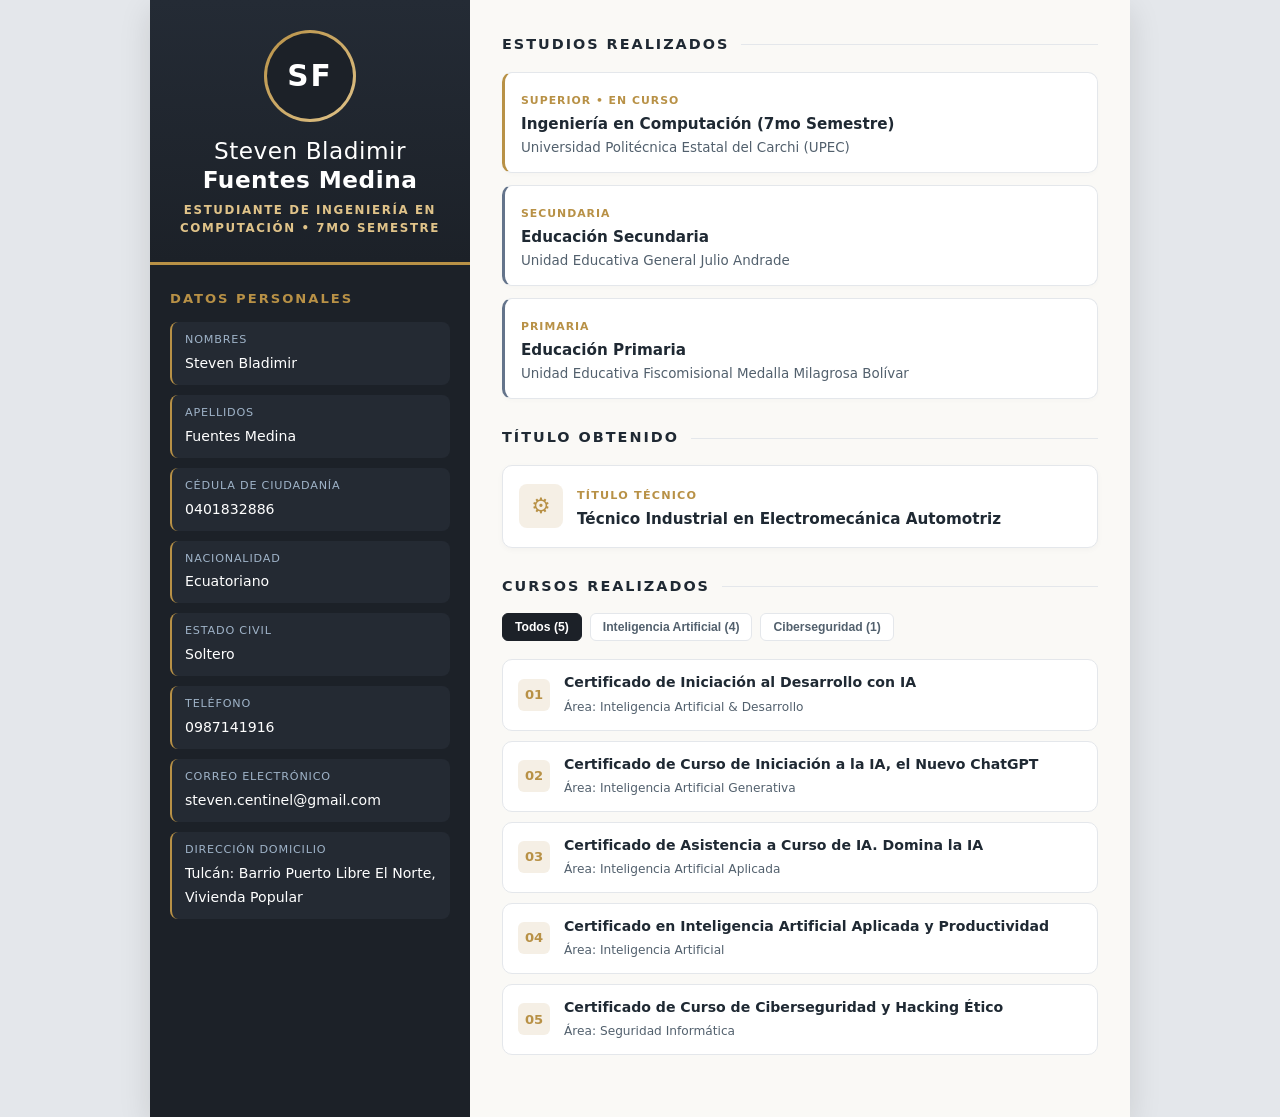
<file: assets/web/index.html>
<!DOCTYPE html>
<html lang="es">
<head>
    <meta charset="UTF-8">
    <meta name="viewport" content="width=device-width, initial-scale=1.0">
    <title>Hoja de Vida - Steven Fuentes</title>
    <link rel="stylesheet" href="style.css">
</head>
<body>
<div class="cv-wrapper">
    <!-- COLUMNA LATERAL: IDENTIDAD Y DATOS PERSONALES -->
    <aside class="sidebar">
        <div class="profile-header">
            <div class="avatar-ring">
                <div class="avatar-initials">SF</div>
            </div>
            <div class="name-box">
                <h1>Steven Bladimir<br><span>Fuentes Medina</span></h1>
                <p class="subtitle">ESTUDIANTE DE INGENIERÍA EN COMPUTACIÓN • 7MO SEMESTRE</p>
            </div>
        </div>

        <div class="sidebar-content">
            <h2 class="sidebar-title">DATOS PERSONALES</h2>
            <div class="data-list">
                <div class="data-row">
                    <span class="label">Nombres</span>
                    <span class="value">Steven Bladimir</span>
                </div>
                <div class="data-row">
                    <span class="label">Apellidos</span>
                    <span class="value">Fuentes Medina</span>
                </div>
                <div class="data-row">
                    <span class="label">Cédula de Ciudadanía</span>
                    <span class="value">0401832886</span>
                </div>
                <div class="data-row">
                    <span class="label">Nacionalidad</span>
                    <span class="value">Ecuatoriano</span>
                </div>
                <div class="data-row">
                    <span class="label">Estado Civil</span>
                    <span class="value">Soltero</span>
                </div>
                <div class="data-row">
                    <span class="label">Teléfono</span>
                    <span class="value">0987141916</span>
                </div>
                <div class="data-row">
                    <span class="label">Correo Electrónico</span>
                    <span class="value">steven.centinel@gmail.com</span>
                </div>
                <div class="data-row">
                    <span class="label">Dirección Domicilio</span>
                    <span class="value">Tulcán: Barrio Puerto Libre El Norte, Vivienda Popular</span>
                </div>
            </div>
        </div>
    </aside>

    <!-- COLUMNA PRINCIPAL: ESTUDIOS, TÍTULO Y CERTIFICADOS -->
    <main class="main-panel">
        <!-- SECCIÓN: ESTUDIOS REALIZADOS -->
        <section class="cv-section">
            <div class="section-header">
                <h2>ESTUDIOS REALIZADOS</h2>
                <div class="header-line"></div>
            </div>

            <div class="timeline">
                <div class="timeline-card highlight-card">
                    <span class="stage-badge">SUPERIOR • EN CURSO</span>
                    <h3>Ingeniería en Computación (7mo Semestre)</h3>
                    <p class="institution">Universidad Politécnica Estatal del Carchi (UPEC)</p>
                </div>

                <div class="timeline-card">
                    <span class="stage-badge">SECUNDARIA</span>
                    <h3>Educación Secundaria</h3>
                    <p class="institution">Unidad Educativa General Julio Andrade</p>
                </div>

                <div class="timeline-card">
                    <span class="stage-badge">PRIMARIA</span>
                    <h3>Educación Primaria</h3>
                    <p class="institution">Unidad Educativa Fiscomisional Medalla Milagrosa Bolívar</p>
                </div>
            </div>
        </section>

        <!-- SECCIÓN: TÍTULO OBTENIDO -->
        <section class="cv-section">
            <div class="section-header">
                <h2>TÍTULO OBTENIDO</h2>
                <div class="header-line"></div>
            </div>

            <div class="degree-banner">
                <div class="degree-icon">&#9881;</div>
                <div class="degree-info">
                    <span>TÍTULO TÉCNICO</span>
                    <h3>Técnico Industrial en Electromecánica Automotriz</h3>
                </div>
            </div>
        </section>

        <!-- SECCIÓN: CURSOS REALIZADOS (5 CERTIFICADOS) -->
        <section class="cv-section">
            <div class="section-header">
                <h2>CURSOS REALIZADOS</h2>
                <div class="header-line"></div>
            </div>

            <div class="filter-bar">
                <button type="button" class="filter-btn active" onclick="filterCerts('all', this)">Todos (5)</button>
                <button type="button" class="filter-btn" onclick="filterCerts('ia', this)">Inteligencia Artificial (4)</button>
                <button type="button" class="filter-btn" onclick="filterCerts('sec', this)">Ciberseguridad (1)</button>
            </div>

            <div class="certs-grid" id="certs-list">
                <div class="cert-item" data-cat="ia">
                    <span class="cert-number">01</span>
                    <div class="cert-text">
                        <h4>Certificado de Iniciación al Desarrollo con IA</h4>
                        <span>Área: Inteligencia Artificial &amp; Desarrollo</span>
                    </div>
                </div>

                <div class="cert-item" data-cat="ia">
                    <span class="cert-number">02</span>
                    <div class="cert-text">
                        <h4>Certificado de Curso de Iniciación a la IA, el Nuevo ChatGPT</h4>
                        <span>Área: Inteligencia Artificial Generativa</span>
                    </div>
                </div>

                <div class="cert-item" data-cat="ia">
                    <span class="cert-number">03</span>
                    <div class="cert-text">
                        <h4>Certificado de Asistencia a Curso de IA. Domina la IA</h4>
                        <span>Área: Inteligencia Artificial Aplicada</span>
                    </div>
                </div>

                <div class="cert-item" data-cat="ia">
                    <span class="cert-number">04</span>
                    <div class="cert-text">
                        <h4>Certificado en Inteligencia Artificial Aplicada y Productividad</h4>
                        <span>Área: Inteligencia Artificial</span>
                    </div>
                </div>

                <div class="cert-item" data-cat="sec">
                    <span class="cert-number">05</span>
                    <div class="cert-text">
                        <h4>Certificado de Curso de Ciberseguridad y Hacking Ético</h4>
                        <span>Área: Seguridad Informática</span>
                    </div>
                </div>
            </div>
        </section>
    </main>
</div>

<script>
    function filterCerts(category, btnElement) {
        var buttons = document.querySelectorAll('.filter-btn');
        for (var i = 0; i < buttons.length; i++) {
            buttons[i].classList.remove('active');
        }
        btnElement.classList.add('active');

        var items = document.querySelectorAll('#certs-list .cert-item');
        for (var j = 0; j < items.length; j++) {
            if (category === 'all' || items[j].getAttribute('data-cat') === category) {
                items[j].style.display = 'flex';
            } else {
                items[j].style.display = 'none';
            }
        }
    }

    function toggleThemeFromFlutter() {
        document.body.classList.toggle('alt-theme');
    }
</script>
</body>
</html>
</file>
<file: assets/web/style.css>
:root {
    --sidebar-bg: #1c2128;
    --sidebar-card: #242a33;
    --sidebar-text: #f0f4f8;
    --sidebar-muted: #9fb3c8;
    --gold-accent: #b89146;
    --gold-soft: rgba(184, 145, 70, 0.14);
    --main-bg: #faf9f6;
    --card-bg: #ffffff;
    --page-bg: #e4e7eb;
    --text-primary: #1f2933;
    --text-secondary: #52606d;
    --border-subtle: #e4e7eb;
}

body.alt-theme {
    --main-bg: #14171c;
    --card-bg: #1e232a;
    --page-bg: #0d0f12;
    --text-primary: #f5f7fa;
    --text-secondary: #cbd2d9;
    --border-subtle: #2d343f;
}

* {
    box-sizing: border-box;
    margin: 0;
    padding: 0;
    -webkit-tap-highlight-color: transparent;
}

body {
    font-family: 'Segoe UI', system-ui, -apple-system, sans-serif;
    background-color: var(--page-bg);
    color: var(--text-primary);
    line-height: 1.5;
    -webkit-font-smoothing: antialiased;
}

/* Diseño Mobile-First */
.cv-wrapper {
    display: flex;
    flex-direction: column;
    max-width: 980px;
    margin: 0 auto;
    background-color: var(--main-bg);
    min-height: 100vh;
    box-shadow: 0 10px 30px rgba(0, 0, 0, 0.12);
}

/* COLUMNA LATERAL */
.sidebar {
    background-color: var(--sidebar-bg);
    color: var(--sidebar-text);
    width: 100%;
}

.profile-header {
    padding: 30px 22px 24px;
    text-align: center;
    border-bottom: 3px solid var(--gold-accent);
    background: linear-gradient(180deg, #242b35 0%, #1c2128 100%);
}

.avatar-ring {
    width: 92px;
    height: 92px;
    margin: 0 auto 14px;
    border-radius: 50%;
    padding: 3px;
    background: linear-gradient(135deg, var(--gold-accent), #e0c389);
}

.avatar-initials {
    width: 100%;
    height: 100%;
    border-radius: 50%;
    background-color: var(--sidebar-bg);
    color: #ffffff;
    display: flex;
    align-items: center;
    justify-content: center;
    font-size: 1.85rem;
    font-weight: 700;
    letter-spacing: 2px;
}

.name-box h1 {
    font-size: 1.45rem;
    font-weight: 400;
    letter-spacing: 0.5px;
    line-height: 1.25;
    color: #ffffff;
}

.name-box h1 span {
    font-weight: 700;
}

.name-box .subtitle {
    margin-top: 8px;
    font-size: 0.74rem;
    letter-spacing: 1.6px;
    color: #e0c389;
    font-weight: 600;
}

.sidebar-content {
    padding: 24px 20px;
}

.sidebar-title {
    font-size: 0.82rem;
    letter-spacing: 2px;
    color: var(--gold-accent);
    margin-bottom: 14px;
    font-weight: 700;
}

.data-list {
    display: flex;
    flex-direction: column;
    gap: 10px;
}

.data-row {
    background-color: var(--sidebar-card);
    padding: 10px 13px;
    border-radius: 8px;
    border-left: 2px solid var(--gold-accent);
}

.data-row .label {
    display: block;
    font-size: 0.7rem;
    text-transform: uppercase;
    letter-spacing: 0.8px;
    color: var(--sidebar-muted);
    margin-bottom: 2px;
}

.data-row .value {
    font-size: 0.88rem;
    color: #ffffff;
    font-weight: 500;
    word-break: break-word;
}

/* PANEL PRINCIPAL */
.main-panel {
    padding: 26px 18px 36px;
    flex: 1;
    background-color: var(--main-bg);
    transition: background-color 0.25s ease;
}

.cv-section {
    margin-bottom: 28px;
}

.section-header {
    display: flex;
    align-items: center;
    gap: 12px;
    margin-bottom: 16px;
}

.section-header h2 {
    font-size: 0.9rem;
    letter-spacing: 2px;
    font-weight: 700;
    color: var(--text-primary);
    white-space: nowrap;
}

.header-line {
    height: 1px;
    background-color: var(--border-subtle);
    flex: 1;
}

/* ESTUDIOS */
.timeline {
    display: flex;
    flex-direction: column;
    gap: 12px;
}

.timeline-card {
    background-color: var(--card-bg);
    border: 1px solid var(--border-subtle);
    border-left: 3px solid #64748b;
    border-radius: 10px;
    padding: 14px 16px;
    box-shadow: 0 2px 5px rgba(0, 0, 0, 0.02);
}

.timeline-card.highlight-card {
    border-left-color: var(--gold-accent);
}

.stage-badge {
    display: inline-block;
    font-size: 0.68rem;
    font-weight: 700;
    letter-spacing: 1px;
    color: var(--gold-accent);
    margin-bottom: 4px;
}

.timeline-card h3 {
    font-size: 0.95rem;
    font-weight: 700;
    color: var(--text-primary);
    margin-bottom: 2px;
}

.timeline-card .institution {
    font-size: 0.84rem;
    color: var(--text-secondary);
}

/* TÍTULO OBTENIDO */
.degree-banner {
    display: flex;
    align-items: center;
    gap: 14px;
    background-color: var(--card-bg);
    border: 1px solid var(--border-subtle);
    border-radius: 10px;
    padding: 16px;
    box-shadow: 0 2px 6px rgba(0, 0, 0, 0.03);
}

.degree-icon {
    width: 44px;
    height: 44px;
    border-radius: 8px;
    background-color: var(--gold-soft);
    color: var(--gold-accent);
    display: flex;
    align-items: center;
    justify-content: center;
    font-size: 1.35rem;
    flex-shrink: 0;
}

.degree-info span {
    font-size: 0.7rem;
    font-weight: 700;
    letter-spacing: 1.2px;
    color: var(--gold-accent);
}

.degree-info h3 {
    font-size: 0.95rem;
    font-weight: 700;
    color: var(--text-primary);
    margin-top: 2px;
}

/* FILTRO Y CERTIFICADOS */
.filter-bar {
    display: flex;
    gap: 8px;
    margin-bottom: 14px;
    overflow-x: auto;
    padding-bottom: 4px;
}

.filter-btn {
    background-color: var(--card-bg);
    border: 1px solid var(--border-subtle);
    color: var(--text-secondary);
    padding: 6px 12px;
    border-radius: 6px;
    font-size: 0.76rem;
    font-weight: 600;
    cursor: pointer;
    white-space: nowrap;
    transition: all 0.2s ease;
}

.filter-btn.active {
    background-color: var(--sidebar-bg);
    color: #ffffff;
    border-color: var(--sidebar-bg);
}

.certs-grid {
    display: flex;
    flex-direction: column;
    gap: 10px;
}

.cert-item {
    display: flex;
    align-items: center;
    gap: 14px;
    background-color: var(--card-bg);
    border: 1px solid var(--border-subtle);
    border-radius: 10px;
    padding: 12px 15px;
}

.cert-number {
    font-size: 0.82rem;
    font-weight: 700;
    color: var(--gold-accent);
    background-color: var(--gold-soft);
    width: 32px;
    height: 32px;
    border-radius: 6px;
    display: flex;
    align-items: center;
    justify-content: center;
    flex-shrink: 0;
}

.cert-text h4 {
    font-size: 0.88rem;
    font-weight: 600;
    color: var(--text-primary);
}

.cert-text span {
    font-size: 0.76rem;
    color: var(--text-secondary);
}

/* Adaptación Responsiva a 2 columnas para pantallas más anchas (Tablet/PC) */
@media (min-width: 680px) {
    .cv-wrapper {
        flex-direction: row;
    }

    .sidebar {
        width: 35%;
        min-width: 270px;
        max-width: 320px;
    }

    .main-panel {
        width: 65%;
        padding: 34px 32px;
    }
}
</file>
